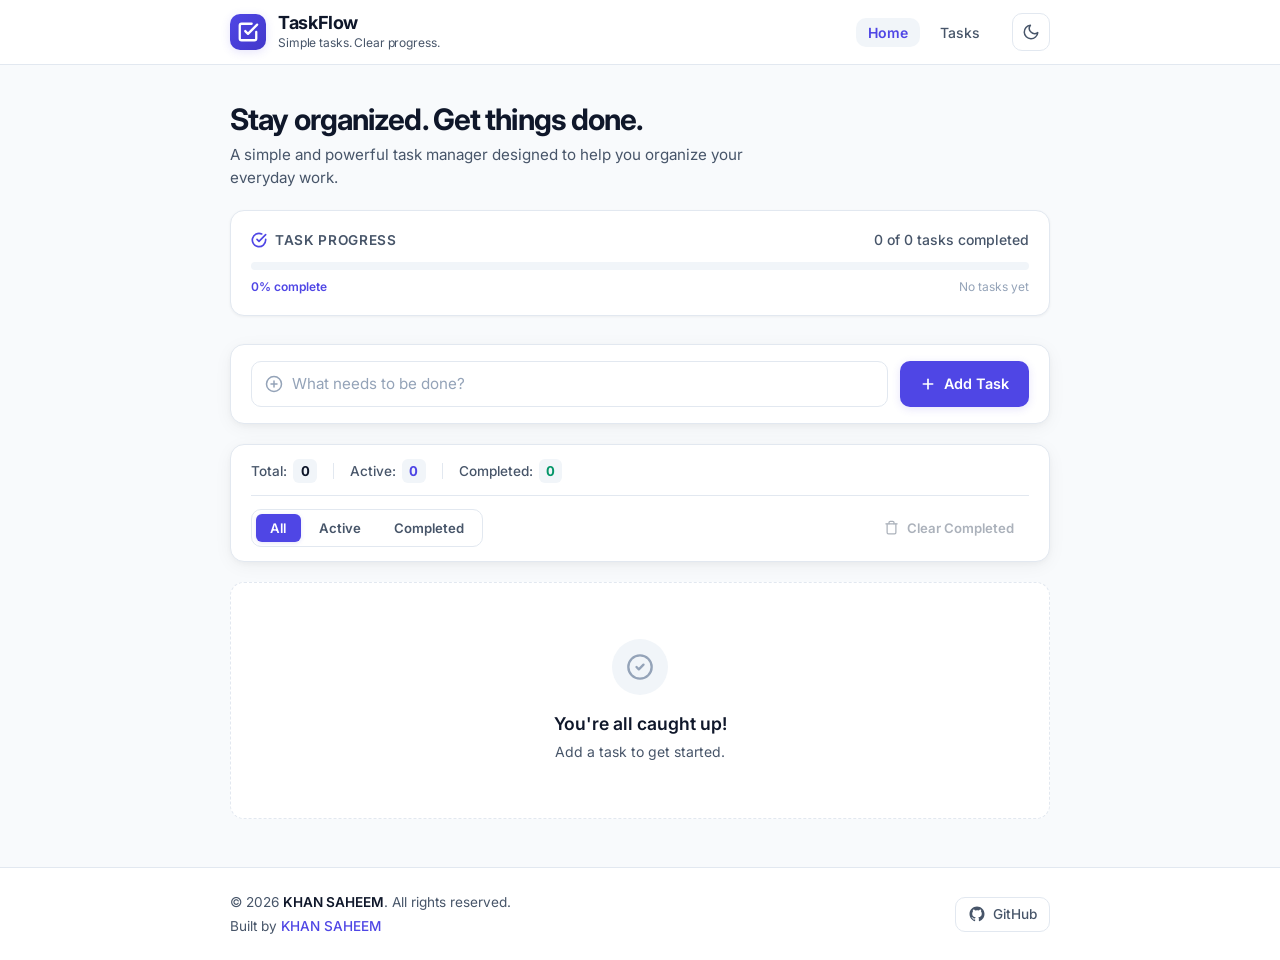
<file: index.html>
<!DOCTYPE html>
<html lang="en">
<head>
  <meta charset="UTF-8">
  <meta http-equiv="refresh" content="0; url=todo-list-web-app/index.html">
  <meta name="viewport" content="width=device-width, initial-scale=1.0">
  <title>Redirecting to TaskFlow...</title>
  <script>
    window.location.replace("todo-list-web-app/index.html");
  </script>
</head>
<body style="font-family: sans-serif; text-align: center; padding: 40px;">
  <p>Redirecting to <a href="todo-list-web-app/index.html">TaskFlow Web App</a>...</p>
</body>
</html>
</file>
<file: todo-list-web-app/style.css>
/* ==========================================================================
   TaskFlow — CSS Design System & Theme Variables
   Developer: KHAN SAHEEM
   ========================================================================== */

/* --------------------------------------------------------------------------
   1. Theme Variables & Design Tokens
   -------------------------------------------------------------------------- */
:root {
  /* Font Family */
  --font-family: 'Inter', -apple-system, BlinkMacSystemFont, 'Segoe UI', Roboto, Helvetica, Arial, sans-serif;

  /* Transitions */
  --transition-fast: 150ms cubic-bezier(0.4, 0, 0.2, 1);
  --transition-base: 220ms cubic-bezier(0.4, 0, 0.2, 1);
  --transition-smooth: 350ms cubic-bezier(0.16, 1, 0.3, 1);

  /* Border Radii */
  --radius-sm: 6px;
  --radius-md: 10px;
  --radius-lg: 14px;
  --radius-xl: 18px;
  --radius-full: 9999px;

  /* Shadows */
  --shadow-sm: 0 1px 2px 0 rgba(0, 0, 0, 0.05);
  --shadow-md: 0 4px 6px -1px rgba(0, 0, 0, 0.1), 0 2px 4px -2px rgba(0, 0, 0, 0.1);
  --shadow-lg: 0 10px 15px -3px rgba(0, 0, 0, 0.1), 0 4px 6px -4px rgba(0, 0, 0, 0.1);
  --shadow-xl: 0 20px 25px -5px rgba(0, 0, 0, 0.1), 0 8px 10px -6px rgba(0, 0, 0, 0.1);
}

/* Dark Theme (Default) */
[data-theme="dark"] {
  --bg-page: #090d16;
  --bg-card: #0f172a;
  --bg-card-elevated: #182238;
  --bg-input: #131d33;
  --bg-hover: #1e293b;
  --bg-active: #233149;

  --border-color: #1e293b;
  --border-subtle: #192338;
  --border-focus: #6366f1;

  --text-primary: #f8fafc;
  --text-secondary: #94a3b8;
  --text-muted: #64748b;

  --primary-accent: #6366f1;
  --primary-hover: #4f46e5;
  --primary-glow: rgba(99, 102, 241, 0.25);

  --success-accent: #10b981;
  --success-bg: rgba(16, 185, 129, 0.12);
  --success-border: rgba(16, 185, 129, 0.3);

  --danger-accent: #ef4444;
  --danger-hover: #dc2626;
  --danger-bg: rgba(239, 68, 68, 0.12);
  --danger-border: rgba(239, 68, 68, 0.25);

  --warning-accent: #f59e0b;
  --warning-bg: rgba(245, 158, 11, 0.12);

  --card-shadow: 0 8px 24px -4px rgba(0, 0, 0, 0.5);
  --item-shadow: 0 2px 8px rgba(0, 0, 0, 0.2);
}

/* Light Theme */
[data-theme="light"] {
  --bg-page: #f8fafc;
  --bg-card: #ffffff;
  --bg-card-elevated: #f1f5f9;
  --bg-input: #ffffff;
  --bg-hover: #f1f5f9;
  --bg-active: #e2e8f0;

  --border-color: #e2e8f0;
  --border-subtle: #f1f5f9;
  --border-focus: #4f46e5;

  --text-primary: #0f172a;
  --text-secondary: #475569;
  --text-muted: #94a3b8;

  --primary-accent: #4f46e5;
  --primary-hover: #4338ca;
  --primary-glow: rgba(79, 70, 229, 0.15);

  --success-accent: #059669;
  --success-bg: rgba(5, 150, 105, 0.1);
  --success-border: rgba(5, 150, 105, 0.25);

  --danger-accent: #e11d48;
  --danger-hover: #be123c;
  --danger-bg: rgba(225, 29, 72, 0.08);
  --danger-border: rgba(225, 29, 72, 0.2);

  --warning-accent: #d97706;
  --warning-bg: rgba(217, 119, 6, 0.1);

  --card-shadow: 0 4px 20px -2px rgba(0, 0, 0, 0.06), 0 2px 6px -1px rgba(0, 0, 0, 0.04);
  --item-shadow: 0 1px 3px rgba(0, 0, 0, 0.05);
}

/* --------------------------------------------------------------------------
   2. Reset & Global Base
   -------------------------------------------------------------------------- */
*, *::before, *::after {
  box-sizing: border-box;
  margin: 0;
  padding: 0;
}

html {
  font-size: 16px;
  scroll-behavior: smooth;
  -webkit-text-size-adjust: 100%;
}

body {
  font-family: var(--font-family);
  background-color: var(--bg-page);
  color: var(--text-primary);
  line-height: 1.5;
  min-height: 100vh;
  display: flex;
  flex-direction: column;
  transition: background-color var(--transition-base), color var(--transition-base);
  overflow-x: hidden;
}

/* Accessibility: Screen Reader Only */
.sr-only {
  position: absolute;
  width: 1px;
  height: 1px;
  padding: 0;
  margin: -1px;
  overflow: hidden;
  clip: rect(0, 0, 0, 0);
  white-space: nowrap;
  border: 0;
}

/* Interactive Focus States */
:focus-visible {
  outline: 2px solid var(--border-focus);
  outline-offset: 2px;
}

button, input {
  font-family: inherit;
  font-size: inherit;
  color: inherit;
  border: none;
  background: none;
}

button {
  cursor: pointer;
  user-select: none;
}

/* Container */
.container {
  width: 100%;
  max-width: 860px;
  margin-left: auto;
  margin-right: auto;
  padding-left: 1.25rem;
  padding-right: 1.25rem;
}

/* Common Card */
.card {
  background: var(--bg-card);
  border: 1px solid var(--border-color);
  border-radius: var(--radius-lg);
  box-shadow: var(--card-shadow);
  transition: background-color var(--transition-base), border-color var(--transition-base), box-shadow var(--transition-base);
}

/* --------------------------------------------------------------------------
   3. Header & Navigation
   -------------------------------------------------------------------------- */
.site-header {
  position: sticky;
  top: 0;
  z-index: 100;
  background: var(--bg-card);
  border-bottom: 1px solid var(--border-color);
  backdrop-filter: blur(12px);
  -webkit-backdrop-filter: blur(12px);
  transition: background-color var(--transition-base), border-color var(--transition-base);
}

.header-container {
  display: flex;
  align-items: center;
  justify-content: space-between;
  height: 64px;
}

.brand-group {
  display: flex;
  align-items: center;
}

.logo-link {
  display: flex;
  align-items: center;
  gap: 0.75rem;
  text-decoration: none;
  color: inherit;
  border-radius: var(--radius-md);
  padding: 0.25rem 0.5rem;
  margin-left: -0.5rem;
  transition: opacity var(--transition-fast);
}

.logo-link:hover {
  opacity: 0.9;
}

.logo-icon {
  display: inline-flex;
  align-items: center;
  justify-content: center;
  width: 36px;
  height: 36px;
  border-radius: var(--radius-md);
  background: linear-gradient(135deg, var(--primary-accent), var(--primary-hover));
  color: #ffffff;
  box-shadow: 0 2px 10px var(--primary-glow);
  flex-shrink: 0;
}

.brand-text {
  display: flex;
  flex-direction: column;
}

.brand-name {
  font-size: 1.125rem;
  font-weight: 700;
  letter-spacing: -0.02em;
  color: var(--text-primary);
  line-height: 1.2;
}

.brand-tagline {
  font-size: 0.75rem;
  color: var(--text-secondary);
  font-weight: 400;
  letter-spacing: -0.01em;
}

.site-nav {
  display: flex;
  align-items: center;
  gap: 1.25rem;
}

.nav-list {
  display: flex;
  list-style: none;
  align-items: center;
  gap: 0.5rem;
}

.nav-link {
  text-decoration: none;
  color: var(--text-secondary);
  font-size: 0.875rem;
  font-weight: 500;
  padding: 0.4rem 0.75rem;
  border-radius: var(--radius-md);
  transition: color var(--transition-fast), background-color var(--transition-fast);
}

.nav-link:hover {
  color: var(--text-primary);
  background-color: var(--bg-hover);
}

.nav-link.active {
  color: var(--primary-accent);
  background-color: var(--bg-hover);
  font-weight: 600;
}

/* Theme Toggle Button */
.theme-toggle {
  display: inline-flex;
  align-items: center;
  justify-content: center;
  width: 38px;
  height: 38px;
  border-radius: var(--radius-md);
  border: 1px solid var(--border-color);
  background: var(--bg-input);
  color: var(--text-secondary);
  transition: all var(--transition-fast);
}

.theme-toggle:hover {
  color: var(--text-primary);
  background: var(--bg-hover);
  border-color: var(--border-focus);
}

.theme-icon {
  display: inline-flex;
  align-items: center;
  justify-content: center;
  transition: transform var(--transition-smooth);
}

/* Toggle Sun/Moon depending on active theme */
[data-theme="dark"] .sun-icon {
  display: inline-flex;
}
[data-theme="dark"] .moon-icon {
  display: none;
}

[data-theme="light"] .sun-icon {
  display: none;
}
[data-theme="light"] .moon-icon {
  display: inline-flex;
}

/* --------------------------------------------------------------------------
   4. Hero & Intro Section
   -------------------------------------------------------------------------- */
.hero-section {
  padding: 2.25rem 0 1.25rem 0;
}

.hero-container {
  display: flex;
  flex-direction: column;
  gap: 1.25rem;
}

.hero-content {
  text-align: left;
}

.hero-title {
  font-size: 1.85rem;
  font-weight: 700;
  letter-spacing: -0.03em;
  color: var(--text-primary);
  line-height: 1.25;
  margin-bottom: 0.4rem;
}

.hero-description {
  font-size: 0.95rem;
  color: var(--text-secondary);
  max-width: 580px;
  line-height: 1.5;
}

/* Hero Progress Summary Card */
.hero-progress-card {
  background: var(--bg-card);
  border: 1px solid var(--border-color);
  border-radius: var(--radius-lg);
  padding: 1.15rem 1.25rem;
  box-shadow: var(--item-shadow);
  transition: all var(--transition-base);
}

.progress-header {
  display: flex;
  align-items: center;
  justify-content: space-between;
  margin-bottom: 0.75rem;
}

.progress-title-wrap {
  display: flex;
  align-items: center;
  gap: 0.5rem;
}

.progress-badge-icon {
  display: inline-flex;
  align-items: center;
  justify-content: center;
  color: var(--primary-accent);
}

.progress-label {
  font-size: 0.85rem;
  font-weight: 600;
  text-transform: uppercase;
  letter-spacing: 0.05em;
  color: var(--text-secondary);
}

.progress-text {
  font-size: 0.875rem;
  font-weight: 500;
  color: var(--text-secondary);
}

.progress-bar-track {
  width: 100%;
  height: 8px;
  background-color: var(--bg-hover);
  border-radius: var(--radius-full);
  overflow: hidden;
  position: relative;
}

.progress-bar-fill {
  height: 100%;
  background: linear-gradient(90deg, var(--primary-accent), #818cf8);
  border-radius: var(--radius-full);
  transition: width var(--transition-smooth), background var(--transition-base);
}

.progress-bar-fill.all-complete {
  background: linear-gradient(90deg, var(--success-accent), #34d399);
}

.progress-footer {
  display: flex;
  align-items: center;
  justify-content: space-between;
  margin-top: 0.5rem;
  font-size: 0.75rem;
}

.progress-percent {
  font-weight: 600;
  color: var(--primary-accent);
}

.progress-bar-fill.all-complete + .progress-footer .progress-percent {
  color: var(--success-accent);
}

.progress-status-note {
  color: var(--text-muted);
}

/* --------------------------------------------------------------------------
   5. Task Manager & Add Task Input
   -------------------------------------------------------------------------- */
.task-manager-section {
  padding: 0.5rem 0 3rem 0;
  flex: 1;
}

.app-container {
  display: flex;
  flex-direction: column;
  gap: 1.25rem;
}

/* Add Task Card */
.add-task-card {
  padding: 1rem 1.25rem;
}

.add-task-form {
  display: flex;
  align-items: center;
  gap: 0.75rem;
}

.input-wrapper {
  position: relative;
  flex: 1;
  display: flex;
  align-items: center;
}

.input-prefix-icon {
  position: absolute;
  left: 0.85rem;
  color: var(--text-muted);
  pointer-events: none;
  display: inline-flex;
  align-items: center;
}

.task-input {
  width: 100%;
  height: 46px;
  background: var(--bg-input);
  border: 1px solid var(--border-color);
  border-radius: var(--radius-md);
  padding: 0 0.85rem 0 2.5rem;
  font-size: 0.95rem;
  color: var(--text-primary);
  transition: border-color var(--transition-fast), box-shadow var(--transition-fast), background-color var(--transition-base);
}

.task-input::placeholder {
  color: var(--text-muted);
}

.task-input:focus {
  outline: none;
  border-color: var(--border-focus);
  box-shadow: 0 0 0 3px var(--primary-glow);
}

.task-input.input-error {
  border-color: var(--danger-accent);
  box-shadow: 0 0 0 3px var(--danger-bg);
}

/* Buttons */
.btn {
  display: inline-flex;
  align-items: center;
  justify-content: center;
  gap: 0.5rem;
  height: 46px;
  padding: 0 1.25rem;
  border-radius: var(--radius-md);
  font-size: 0.9rem;
  font-weight: 600;
  transition: all var(--transition-fast);
  white-space: nowrap;
  flex-shrink: 0;
}

.btn-primary {
  background: var(--primary-accent);
  color: #ffffff;
  box-shadow: 0 2px 8px var(--primary-glow);
}

.btn-primary:hover {
  background: var(--primary-hover);
  transform: translateY(-1px);
  box-shadow: 0 4px 12px var(--primary-glow);
}

.btn-primary:active {
  transform: translateY(0);
}

.btn-ghost {
  color: var(--text-secondary);
  background: transparent;
  border: 1px solid transparent;
}

.btn-ghost:hover:not(:disabled) {
  color: var(--danger-accent);
  background: var(--danger-bg);
  border-color: var(--danger-border);
}

.btn-ghost:disabled {
  opacity: 0.45;
  cursor: not-allowed;
}

/* Input Feedback / Error Banner */
.input-feedback {
  display: flex;
  align-items: center;
  gap: 0.5rem;
  margin-top: 0.65rem;
  padding: 0.5rem 0.75rem;
  background-color: var(--danger-bg);
  border: 1px solid var(--danger-border);
  border-radius: var(--radius-sm);
  color: var(--danger-accent);
  font-size: 0.825rem;
  animation: shakeX 350ms cubic-bezier(0.36, 0.07, 0.19, 0.97) both;
}

.input-feedback.hidden {
  display: none;
}

@keyframes shakeX {
  10%, 90% { transform: translate3d(-1px, 0, 0); }
  20%, 80% { transform: translate3d(2px, 0, 0); }
  30%, 50%, 70% { transform: translate3d(-3px, 0, 0); }
  40%, 60% { transform: translate3d(3px, 0, 0); }
}

/* --------------------------------------------------------------------------
   6. Control Panel: Counters & Filters
   -------------------------------------------------------------------------- */
.control-panel-card {
  padding: 0.9rem 1.25rem;
  display: flex;
  flex-direction: column;
  gap: 0.85rem;
}

/* Stats Bar */
.stats-bar {
  display: flex;
  align-items: center;
  gap: 1rem;
  padding-bottom: 0.75rem;
  border-bottom: 1px solid var(--border-color);
}

.stat-item {
  display: flex;
  align-items: center;
  gap: 0.4rem;
  font-size: 0.85rem;
  font-weight: 500;
  color: var(--text-secondary);
}

.stat-value {
  font-weight: 700;
  font-variant-numeric: tabular-nums;
  padding: 0.1rem 0.45rem;
  border-radius: var(--radius-sm);
  background: var(--bg-hover);
  color: var(--text-primary);
}

#stat-active-wrap .stat-value {
  color: var(--primary-accent);
}

#stat-completed-wrap .stat-value {
  color: var(--success-accent);
}

.stat-divider {
  width: 1px;
  height: 16px;
  background-color: var(--border-color);
}

/* Controls Action Bar */
.controls-action-bar {
  display: flex;
  align-items: center;
  justify-content: space-between;
  flex-wrap: wrap;
  gap: 0.75rem;
}

/* Filter Tabs */
.filter-tabs {
  display: inline-flex;
  align-items: center;
  background: var(--bg-input);
  border: 1px solid var(--border-color);
  border-radius: var(--radius-md);
  padding: 0.25rem;
  gap: 0.25rem;
}

.filter-tab {
  padding: 0.35rem 0.9rem;
  border-radius: var(--radius-sm);
  font-size: 0.825rem;
  font-weight: 600;
  color: var(--text-secondary);
  transition: all var(--transition-fast);
}

.filter-tab:hover {
  color: var(--text-primary);
}

.filter-tab.active {
  background: var(--primary-accent);
  color: #ffffff;
  box-shadow: 0 1px 4px var(--primary-glow);
}

.clear-btn {
  height: 36px;
  padding: 0 0.85rem;
  font-size: 0.825rem;
  border-radius: var(--radius-sm);
}

/* --------------------------------------------------------------------------
   7. Task List & Task Items
   -------------------------------------------------------------------------- */
.task-list-section {
  display: flex;
  flex-direction: column;
}

.task-list {
  list-style: none;
  display: flex;
  flex-direction: column;
  gap: 0.65rem;
}

/* Task Item Card */
.task-item {
  background: var(--bg-card);
  border: 1px solid var(--border-color);
  border-radius: var(--radius-md);
  padding: 0.85rem 1rem;
  display: flex;
  align-items: center;
  gap: 0.85rem;
  box-shadow: var(--item-shadow);
  transition: transform var(--transition-fast), border-color var(--transition-fast), background-color var(--transition-base), opacity var(--transition-fast);
  animation: slideDownFade 250ms cubic-bezier(0.16, 1, 0.3, 1) forwards;
}

.task-item:hover {
  border-color: var(--border-focus);
  transform: translateY(-1px);
}

/* Task Exit Animation */
.task-item.deleting {
  animation: slideOutFade 250ms cubic-bezier(0.4, 0, 0.2, 1) forwards;
  pointer-events: none;
}

@keyframes slideDownFade {
  from {
    opacity: 0;
    transform: translateY(-8px);
  }
  to {
    opacity: 1;
    transform: translateY(0);
  }
}

@keyframes slideOutFade {
  from {
    opacity: 1;
    transform: scale(1);
    max-height: 80px;
  }
  to {
    opacity: 0;
    transform: scale(0.95) translateY(-4px);
    max-height: 0;
    padding-top: 0;
    padding-bottom: 0;
    margin-bottom: 0;
    border-width: 0;
  }
}

/* Custom Checkbox */
.task-checkbox-wrap {
  position: relative;
  display: inline-flex;
  align-items: center;
  justify-content: center;
  flex-shrink: 0;
  width: 24px;
  height: 24px;
}

.task-checkbox {
  position: absolute;
  opacity: 0;
  width: 100%;
  height: 100%;
  cursor: pointer;
  z-index: 2;
  margin: 0;
}

.checkbox-custom {
  width: 22px;
  height: 22px;
  border-radius: var(--radius-sm);
  border: 2px solid var(--text-muted);
  background: var(--bg-input);
  display: inline-flex;
  align-items: center;
  justify-content: center;
  transition: all var(--transition-fast);
  color: transparent;
}

.task-checkbox:hover + .checkbox-custom {
  border-color: var(--primary-accent);
}

.task-checkbox:focus-visible + .checkbox-custom {
  outline: 2px solid var(--border-focus);
  outline-offset: 2px;
  border-color: var(--primary-accent);
}

.task-checkbox:checked + .checkbox-custom {
  background: var(--success-accent);
  border-color: var(--success-accent);
  color: #ffffff;
}

.checkbox-custom svg {
  width: 14px;
  height: 14px;
  stroke-width: 3;
  transform: scale(0);
  transition: transform var(--transition-fast);
}

.task-checkbox:checked + .checkbox-custom svg {
  transform: scale(1);
}

/* Task Content & Title */
.task-content-wrap {
  flex: 1;
  min-width: 0;
  display: flex;
  flex-direction: column;
}

.task-title {
  font-size: 0.95rem;
  color: var(--text-primary);
  line-height: 1.4;
  word-break: break-word;
  transition: color var(--transition-fast), text-decoration-color var(--transition-fast);
}

.task-item.completed .task-title {
  text-decoration: line-through;
  color: var(--text-muted);
}

.task-item.completed {
  opacity: 0.75;
  background-color: var(--bg-hover);
}

.task-item.completed:hover {
  opacity: 0.95;
}

/* Task Actions (Edit / Delete) */
.task-actions {
  display: inline-flex;
  align-items: center;
  gap: 0.35rem;
  flex-shrink: 0;
}

.action-btn {
  display: inline-flex;
  align-items: center;
  justify-content: center;
  width: 32px;
  height: 32px;
  border-radius: var(--radius-sm);
  border: 1px solid transparent;
  color: var(--text-muted);
  transition: all var(--transition-fast);
}

.action-btn:hover {
  background: var(--bg-hover);
  color: var(--text-primary);
}

.edit-btn:hover {
  color: var(--primary-accent);
  border-color: var(--border-focus);
}

.delete-btn:hover {
  color: var(--danger-accent);
  background: var(--danger-bg);
  border-color: var(--danger-border);
}

/* --------------------------------------------------------------------------
   8. Task Inline Edit Mode
   -------------------------------------------------------------------------- */
.task-item.editing {
  border-color: var(--primary-accent);
  background: var(--bg-card-elevated);
  box-shadow: 0 0 0 2px var(--primary-glow);
}

.edit-form {
  display: flex;
  align-items: center;
  width: 100%;
  gap: 0.5rem;
}

.edit-input {
  flex: 1;
  height: 36px;
  padding: 0 0.75rem;
  background: var(--bg-input);
  border: 1px solid var(--primary-accent);
  border-radius: var(--radius-sm);
  font-size: 0.925rem;
  color: var(--text-primary);
}

.edit-input:focus {
  outline: none;
  box-shadow: 0 0 0 2px var(--primary-glow);
}

.edit-actions {
  display: inline-flex;
  align-items: center;
  gap: 0.35rem;
}

.save-edit-btn {
  height: 34px;
  padding: 0 0.75rem;
  font-size: 0.825rem;
  font-weight: 600;
  border-radius: var(--radius-sm);
  background: var(--primary-accent);
  color: #ffffff;
}

.save-edit-btn:hover {
  background: var(--primary-hover);
}

.cancel-edit-btn {
  height: 34px;
  padding: 0 0.75rem;
  font-size: 0.825rem;
  font-weight: 500;
  border-radius: var(--radius-sm);
  background: var(--bg-hover);
  color: var(--text-secondary);
}

.cancel-edit-btn:hover {
  color: var(--text-primary);
  background: var(--bg-active);
}

/* --------------------------------------------------------------------------
   9. Empty States
   -------------------------------------------------------------------------- */
.empty-state {
  display: flex;
  flex-direction: column;
  align-items: center;
  justify-content: center;
  text-align: center;
  padding: 3.5rem 1.5rem;
  background: var(--bg-card);
  border: 1px dashed var(--border-color);
  border-radius: var(--radius-lg);
  color: var(--text-secondary);
}

.empty-state.hidden {
  display: none;
}

.empty-icon-wrap {
  width: 56px;
  height: 56px;
  border-radius: var(--radius-full);
  background: var(--bg-hover);
  display: flex;
  align-items: center;
  justify-content: center;
  color: var(--text-muted);
  margin-bottom: 1rem;
}

.empty-title {
  font-size: 1.1rem;
  font-weight: 600;
  color: var(--text-primary);
  margin-bottom: 0.25rem;
}

.empty-subtitle {
  font-size: 0.875rem;
  color: var(--text-secondary);
}

/* --------------------------------------------------------------------------
   10. Footer
   -------------------------------------------------------------------------- */
.site-footer {
  margin-top: auto;
  border-top: 1px solid var(--border-color);
  background: var(--bg-card);
  padding: 1.5rem 0;
  transition: background-color var(--transition-base), border-color var(--transition-base);
}

.footer-container {
  display: flex;
  align-items: center;
  justify-content: space-between;
  flex-wrap: wrap;
  gap: 1rem;
}

.footer-info {
  display: flex;
  flex-direction: column;
  gap: 0.2rem;
  font-size: 0.85rem;
  color: var(--text-secondary);
}

.author-name {
  font-weight: 600;
  color: var(--text-primary);
}

.github-link {
  color: var(--primary-accent);
  text-decoration: none;
  font-weight: 500;
}

.github-link:hover {
  text-decoration: underline;
}

.footer-github-badge {
  display: inline-flex;
  align-items: center;
  gap: 0.45rem;
  padding: 0.4rem 0.75rem;
  border-radius: var(--radius-md);
  border: 1px solid var(--border-color);
  background: var(--bg-input);
  color: var(--text-secondary);
  font-size: 0.85rem;
  font-weight: 500;
  text-decoration: none;
  transition: all var(--transition-fast);
}

.footer-github-badge:hover {
  color: var(--text-primary);
  background: var(--bg-hover);
  border-color: var(--border-focus);
}

/* --------------------------------------------------------------------------
   11. Responsive Design
   -------------------------------------------------------------------------- */
@media (max-width: 640px) {
  .hero-title {
    font-size: 1.5rem;
  }

  .add-task-form {
    flex-direction: column;
    align-items: stretch;
  }

  .btn-primary {
    width: 100%;
    height: 44px;
  }

  .controls-action-bar {
    flex-direction: column;
    align-items: stretch;
  }

  .filter-tabs {
    display: flex;
    width: 100%;
  }

  .filter-tab {
    flex: 1;
    text-align: center;
  }

  .clear-btn {
    width: 100%;
    justify-content: center;
  }

  .stats-bar {
    justify-content: space-between;
  }

  .edit-form {
    flex-direction: column;
    align-items: stretch;
  }

  .edit-actions {
    justify-content: flex-end;
  }

  .footer-container {
    flex-direction: column;
    align-items: flex-start;
  }
}

/* Extra small screens: 320px - 375px */
@media (max-width: 380px) {
  .container {
    padding-left: 0.75rem;
    padding-right: 0.75rem;
  }

  .brand-tagline {
    display: none;
  }

  .stats-bar {
    gap: 0.4rem;
  }

  .stat-item {
    font-size: 0.75rem;
  }
}

/* --------------------------------------------------------------------------
   12. Reduced Motion
   -------------------------------------------------------------------------- */
@media (prefers-reduced-motion: reduce) {
  *, *::before, *::after {
    animation-duration: 0.01ms !important;
    animation-iteration-count: 1 !important;
    transition-duration: 0.01ms !important;
    scroll-behavior: auto !important;
  }
}
</file>
